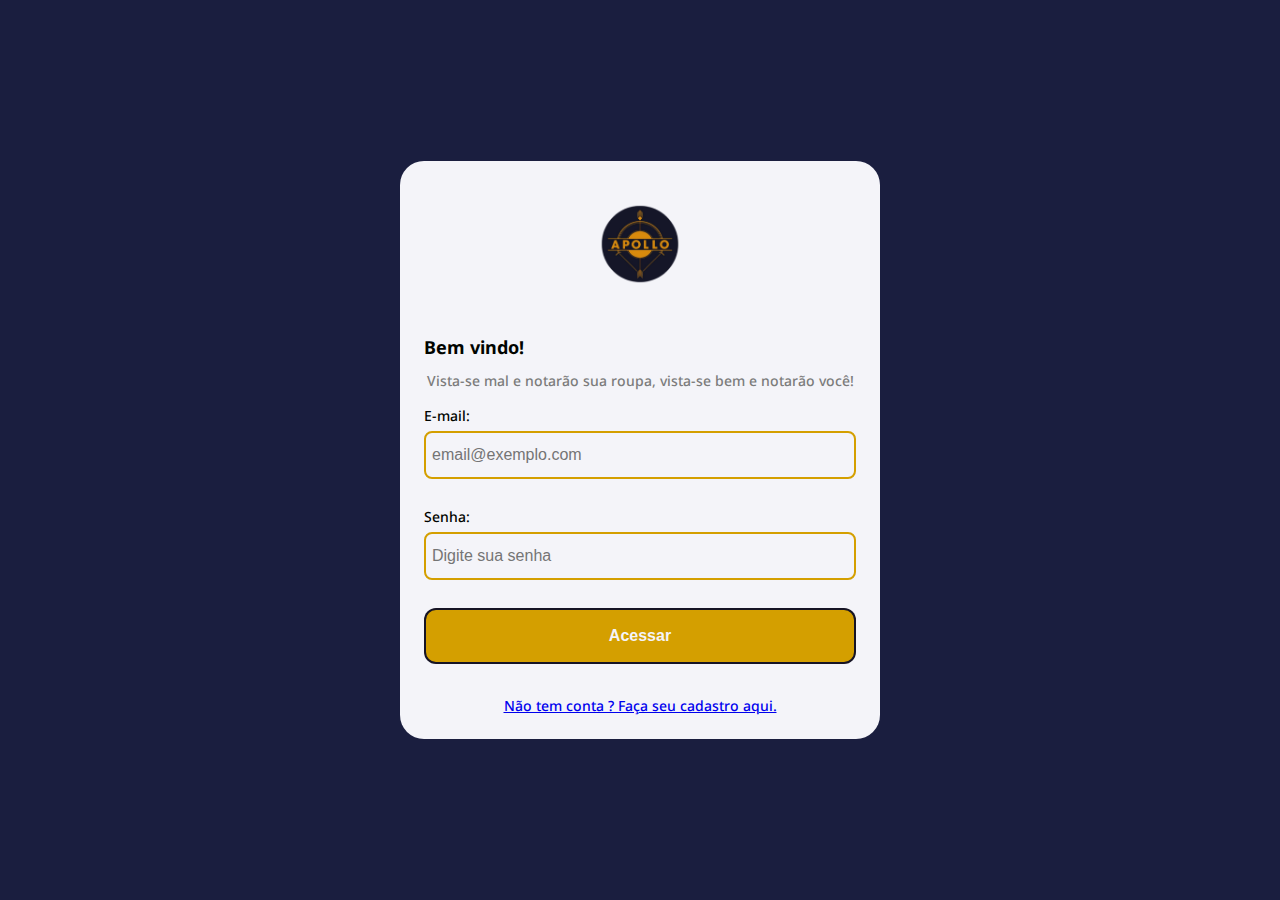
<file: index.html>
<!DOCTYPE html>
<html>
  <head>
    <title>Apollo - Login</title>

    <link rel="stylesheet" href="styles.css" />
    <script src="index.js"></script>
  </head>
  <body>
    <div class="auth-container">
      <div class="auth-content">
        <div class="auth-content-container">
          <img src="src/img/logo.png" class="logo" alt="Logo Wallet App" />
          <h3 class="full-width mt larger text-left">Bem vindo!</h3>
          <p class="mt small">
            Vista-se mal e notarão sua roupa, vista-se bem e notarão você!
          </p>
          <label class="mt" for="input-email">E-mail:</label>
          <input
            class="mt smaller"
            type="text"
            id="input-email"
            name="input-email"
            placeholder="email@exemplo.com"
          />
          <!-- Adicione o campo de senha ao formulário de login -->
          <label class="mt" for="input-senha">Senha:</label>
          <input
            class="mt smaller"
            type="password"
            id="input-senha"
            name="input-senha"
            placeholder="Digite sua senha"
            required
          />
          <button onclick="onClickLogin()" class="mt full-width">
            Acessar
          </button>
          <a href="src/pages/register/index.html" class="mt larger"
            >Não tem conta ? Faça seu cadastro aqui.</a
          >
        </div>
      </div>
    </div>
  </body>
</html>
</file>
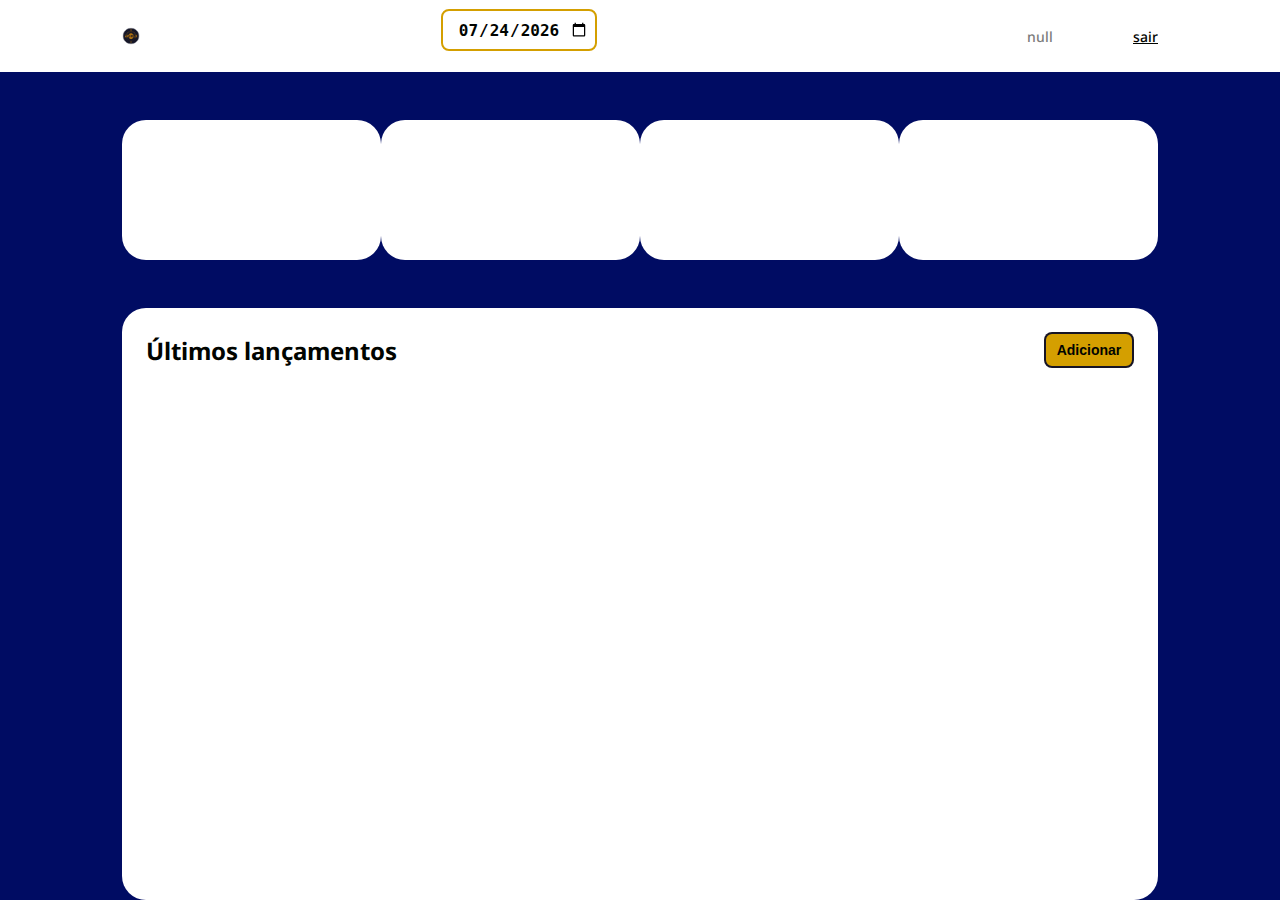
<file: src/pages/home/index.html>
<!DOCTYPE html>
<html>
  <head>
    <title>Apollo</title>
    <link rel="stylesheet" href="../../../styles.css" />
    <link rel="stylesheet" href="styles.css" />
    <script src="index.js"></script>
  </head>
  <body>
    <div class="home-content-container">
      <div class="navbar">
        <img
          src="../../img/logo.png"
          class="logo-navbar"
          alt="Logo Wallet App"
        />
        <div class="navbar-calendar-container">
          <input id="select-date" class="input-calendar" type="date" />
        </div>
        <div id="navbar-user-container" class="navbar-user-container">
          <div id="navbar-user-avatar" class="navbar-user-avatar"></div>
        </div>
      </div>
      <div class="finance-card-container">
        <div id="finance-card-1" class="finance-card"></div>
        <div id="finance-card-2" class="finance-card"></div>
        <div id="finance-card-3" class="finance-card"></div>
        <div id="finance-card-4" class="finance-card"></div>
      </div>
      <div class="table-container">
        <div class="table-content-container">
          <div class="table-content-header">
            <h2>Últimos lançamentos</h2>
            <button onclick="onOpenModal()" class="small">Adicionar</button>
          </div>
          <table id="finances-table">
            <div id="table-content"></div>
          </table>
        </div>
      </div>
    </div>
    <div id="modal" class="modal-background">
      <div class="modal-content">
        <div class="modal-content-header">
          <h3>Adicionar lançamento</h3>
          <button onclick="onCloseModal()" class="small">Fechar</button>
        </div>
        <form id="form-finance-release" class="mt">
          <label class="mt" for="input-title">Título:</label>
          <input
            class="mt smaller"
            type="text"
            id="input-title"
            name="input-title"
            placeholder="Ex: Conta de energia"
            required
          />
          <label class="mt" for="input-value">Valor</label>
          <input
            class="mt smaller"
            type="number"
            step="any"
            id="input-value"
            name="input-value"
            placeholder="R$ 0,00 (Use valores negativos para uma despesa)"
            required
          />
          <label class="mt" for="input-date">Data</label>
          <input
            class="mt smaller"
            type="date"
            id="input-date"
            name="input-date"
            placeholder="00/00/0000"
            required
          />
          <label class="mt" for="input-category">Categoria</label>
          <select
            class="mt smaller"
            id="input-category"
            name="input-category"
            required
          ></select>
          <button type="submit" class="mt full-width">Adicionar</button>
        </form>
      </div>
    </div>
  </body>
</html>
</file>
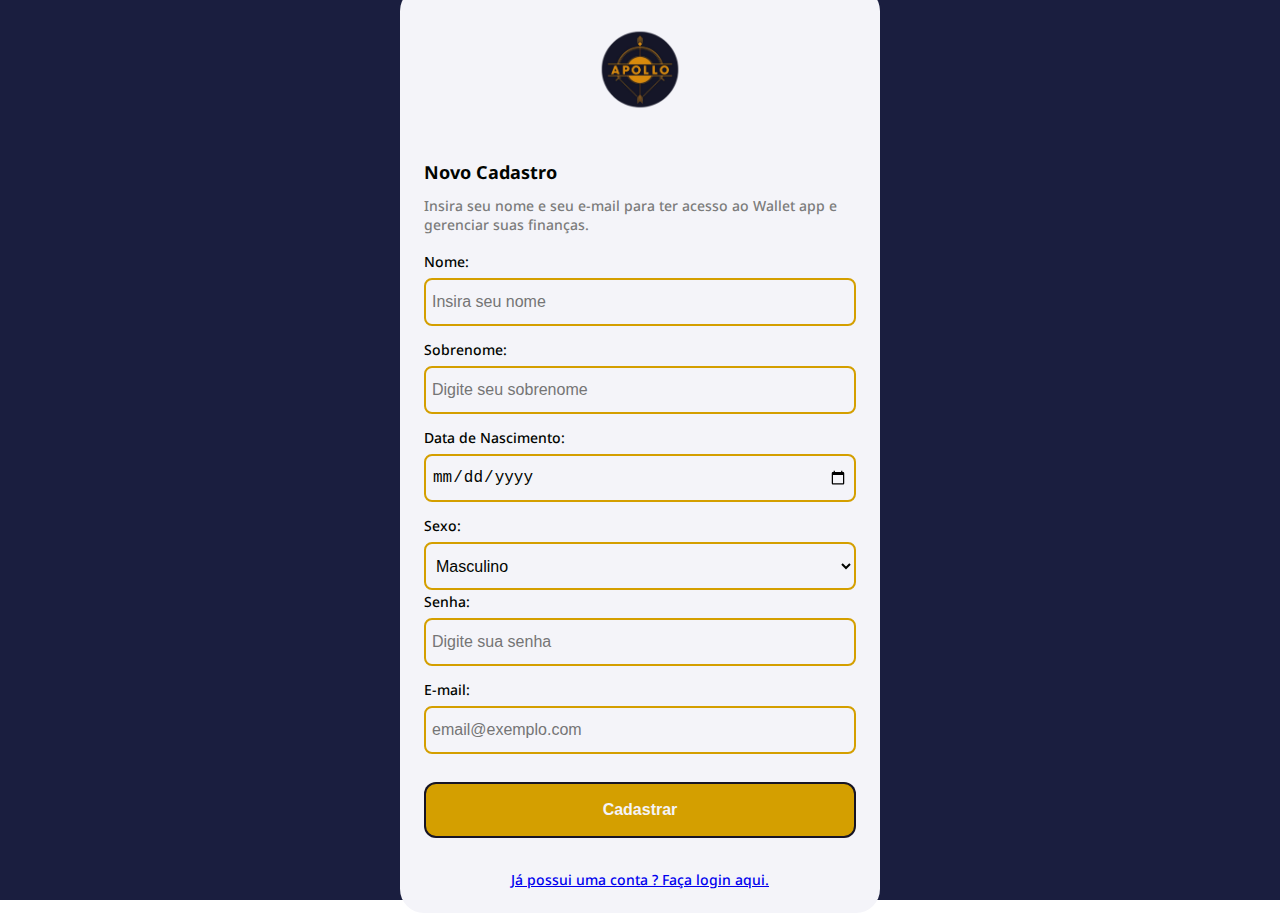
<file: src/pages/register/index.html>
<!DOCTYPE html>
<html>
  <head>
    <title>Apollo - Cadastrar</title>
    <link rel="stylesheet" href="../../../styles.css" />
    <script src="index.js"></script>
  </head>
  <body>
    <div class="auth-container">
      <div class="auth-content">
        <div class="auth-content-container">
          <img src="../../img/logo.png" class="logo" alt="Logo Wallet App" />
          <h3 class="full-width mt larger text-left">Novo Cadastro</h3>
          <p class="mt small">
            Insira seu nome e seu e-mail para ter acesso ao Wallet app e
            gerenciar suas finanças.
          </p>
          <form id="form-register" class="mt">
            <label for="input-name">Nome:</label>
            <input
              class="mt smaller"
              type="text"
              id="input-name"
              name="input-name"
              placeholder="Insira seu nome"
              required
            />
            <!-- Adicione os campos ao formulário -->
            <label class="mt" for="input-sobrenome">Sobrenome:</label>
            <input
              class="mt smaller"
              type="text"
              id="input-sobrenome"
              name="input-sobrenome"
              placeholder="Digite seu sobrenome"
            />

            <label class="mt" for="input-nascimento">Data de Nascimento:</label>
            <input
              class="mt smaller"
              type="date"
              id="input-nascimento"
              name="input-nascimento"
              placeholder="dd/mm/aaaa"
              required
            />

            <label class="mt" for="input-sexo">Sexo:</label>
            <select
              class="mt smaller"
              id="input-sexo"
              name="input-sexo"
              required
            >
              <option value="masculino">Masculino</option>
              <option value="feminino">Feminino</option>
              <option value="outro">Outro</option>
            </select>

            <label class="mt" for="input-senha">Senha:</label>
            <input
              class="mt smaller"
              type="password"
              id="input-senha"
              name="input-senha"
              placeholder="Digite sua senha"
              required
            />

            <label class="mt" for="input-email">E-mail:</label>
            <input
              class="mt smaller"
              type="text"
              id="input-email"
              name="input-email"
              placeholder="email@exemplo.com"
              required
            />
            <button type="submit" class="mt full-width">Cadastrar</button>
          </form>
          <a href="../../../index.html" class="mt larger"
            >Já possui uma conta ? Faça login aqui.</a
          >
        </div>
      </div>
    </div>
  </body>
</html>
</file>
<file: styles.css>
@import url("https://fonts.googleapis.com/css2?family=Noto+Sans:ital,wght@0,100;0,200;0,300;0,400;0,500;0,600;0,700;0,800;0,900;1,100;1,200;1,300;1,400;1,500;1,600;1,700;1,800;1,900&display=swap");
body {
  padding: 0px;
  margin: 0px;
  font-family: "Noto Sans", sans-serif;
  color: #010400;
}

h1 {
  font-size: 40px;
  font-weight: bolder;
  margin: 0px;
  padding: 0px;
}

h2 {
  font-size: 24px;
  font-weight: bold;
  margin: 0px;
  padding: 0px;
}

h3 {
  font-size: 18px;
  font-weight: bold;
  margin: 0px;
  padding: 0px;
}

h4 {
  font-size: 18px;
  font-weight: 700;
  margin: 0px;
  padding: 0px;
  color: #7c7c7c;
}

p {
  font-size: 14px;
  font-weight: 500;
  margin: 0px;
  padding: 0px;
  color: #7c7c7c;
}

label {
  width: 100%;
  font-size: 14px;
  font-weight: 500;
}

a {
  font-size: 14px;
  font-weight: 500;
  text-decoration: underline;
}

button {
  background-color: #d49f00;
  height: 56px;
  width: 432px;
  border-radius: 12px;
  color: #f4f4f9;
  font-weight: bold;
  font-size: 16px;
  border-color: hwb(233 0% 84% / 0.898);
  border-style: solid;
  cursor: pointer;
}

button.small {
  border-width: 2px;
  border-color: hwb(233 0% 84% / 0.898);
  border-style: solid;
  background-color: #d49f00;
  color: #010400;
  font-weight: bold;
  font-size: 14px;
  border-radius: 8px;
  height: 36px;
  width: 90px;
}

input {
  width: 100%;
  height: 48px;
  border-color: #d49f00;
  border-width: 2px;
  border-style: solid;
  border-radius: 8px;
  background-color: transparent;
  font-weight: 400;
  color: #010400;
  font-size: 16px;
  padding: 6px;
  box-sizing: border-box;
  margin-bottom: 12px;
}

select {
  width: 100%;
  height: 48px;
  border-color: #d49f00;
  border-width: 2px;
  border-style: solid;
  border-radius: 8px;
  background-color: transparent;
  font-weight: 400;
  color: #010400;
  font-size: 16px;
  padding: 6px;
  box-sizing: border-box;
}

.full-width {
  width: 100%;
}

.mt {
  margin-top: 16px;
}

.mt.larger {
  margin-top: 32px;
}

.mt.large {
  margin-top: 24px;
}

.mt.small {
  margin-top: 12px;
}

.mt.smaller {
  margin-top: 6px;
}

.text-center {
  text-align: center;
}

.text-left {
  text-align: left;
}

.logo {
  width: 88px;
  height: auto;
}

.auth-container {
  width: 100vw;
  height: 100vh;
  display: flex;
  align-items: center;
  justify-content: center;
  background-color: hwb(233 0% 84% / 0.898);
}

.auth-content {
  display: flex;
  align-items: center;
  justify-content: center;
  width: 480px;
  height: auto;
  min-height: 440px;
  background-color: #f4f4f9;
  border-radius: 24px;
}

.auth-content-container {
  display: flex;
  flex-direction: column;
  align-items: center;
  justify-content: center;
  width: 100%;
  height: 100%;
  padding: 24px;
}
</file>
<file: src/pages/home/styles.css>
.home-content-container {
  display: flex;
  flex-direction: column;
  align-items: flex-start;
  justify-content: flex-start;
  width: 100vw;
  height: auto;
  min-height: 100vh;
  background-color: #000c63;
}

.navbar {
  display: flex;
  flex-direction: row;
  align-items: center;
  justify-content: space-between;
  height: 72px;
  width: 100vw;
  background-color: #ffffff;
  padding: 24px 122px;
  box-sizing: border-box;
}

.logo-navbar {
  height: 24px;
  width: auto;
}

.navbar-calendar-container {
  display: flex;
  flex-direction: row;
  align-items: center;
  justify-content: center;
  width: 260px;
}

.input-calendar {
  width: 156px;
  height: 42px;
  text-align: center;
  font-size: 16px;
  font-weight: bold;
}

.navbar-user-container {
  display: flex;
  flex-direction: row;
  align-items: center;
  justify-content: space-between;
  width: 260px;
  height: 100%;
}

.navbar-user-avatar {
  display: flex;
  align-items: center;
  justify-content: center;
  height: 48px;
  width: 48px;
  border-radius: 24px;
  background-color: #ffffff;
}

.finance-card-container {
  display: flex;
  width: 100%;
  flex-direction: row;
  align-items: center;
  justify-content: space-between;
  padding: 48px 122px;
  box-sizing: border-box;
}

.finance-card {
  display: flex;
  flex-direction: column;
  align-items: center;
  justify-content: center;
  width: 280px;
  height: 140px;
  border-radius: 24px;
  background-color: #ffffff;
}

.table-container {
  display: flex;
  width: 100%;
  flex-direction: column;
  align-items: flex-start;
  justify-content: flex-start;
  padding: 0px 122px;
  box-sizing: border-box;
}

.table-content-container {
  display: flex;
  width: 100%;
  flex-direction: column;
  align-items: flex-start;
  justify-content: flex-start;
  background-color: #ffffff;
  border-radius: 24px;
  height: 592px;
  padding: 24px;
  box-sizing: border-box;
}

.table-content-header {
  display: flex;
  width: 100%;
  flex-direction: row;
  align-items: center;
  justify-content: space-between;
  padding-bottom: 24px;
  box-sizing: border-box;
}

table {
  width: 100%;
}

th {
  text-align: left;
  color: #7c7c7c;
}

tr {
  height: 32px;
}

th.right {
  text-align: right;
}

th.center {
  text-align: center;
}

td {
  color: #7c7c7c;
}

td.right {
  text-align: right;
}

td.center {
  text-align: center;
}

.modal-background {
  display: none;
  flex-direction: column;
  align-items: flex-end;
  position: fixed;
  top: 0;
  left: 0;
  bottom: 0;
  right: 0;
  width: 100vw;
  height: 100vh;
  background-color: rgba(1, 4, 0, 0.2);
}

.modal-content {
  height: 100%;
  width: 480px;
  background-color: #ffffff;
  padding: 24px;
  box-sizing: border-box;
}

.modal-content-header {
  display: flex;
  flex-direction: row;
  justify-content: space-between;
  align-items: center;
  width: 100%;
}
</file>
